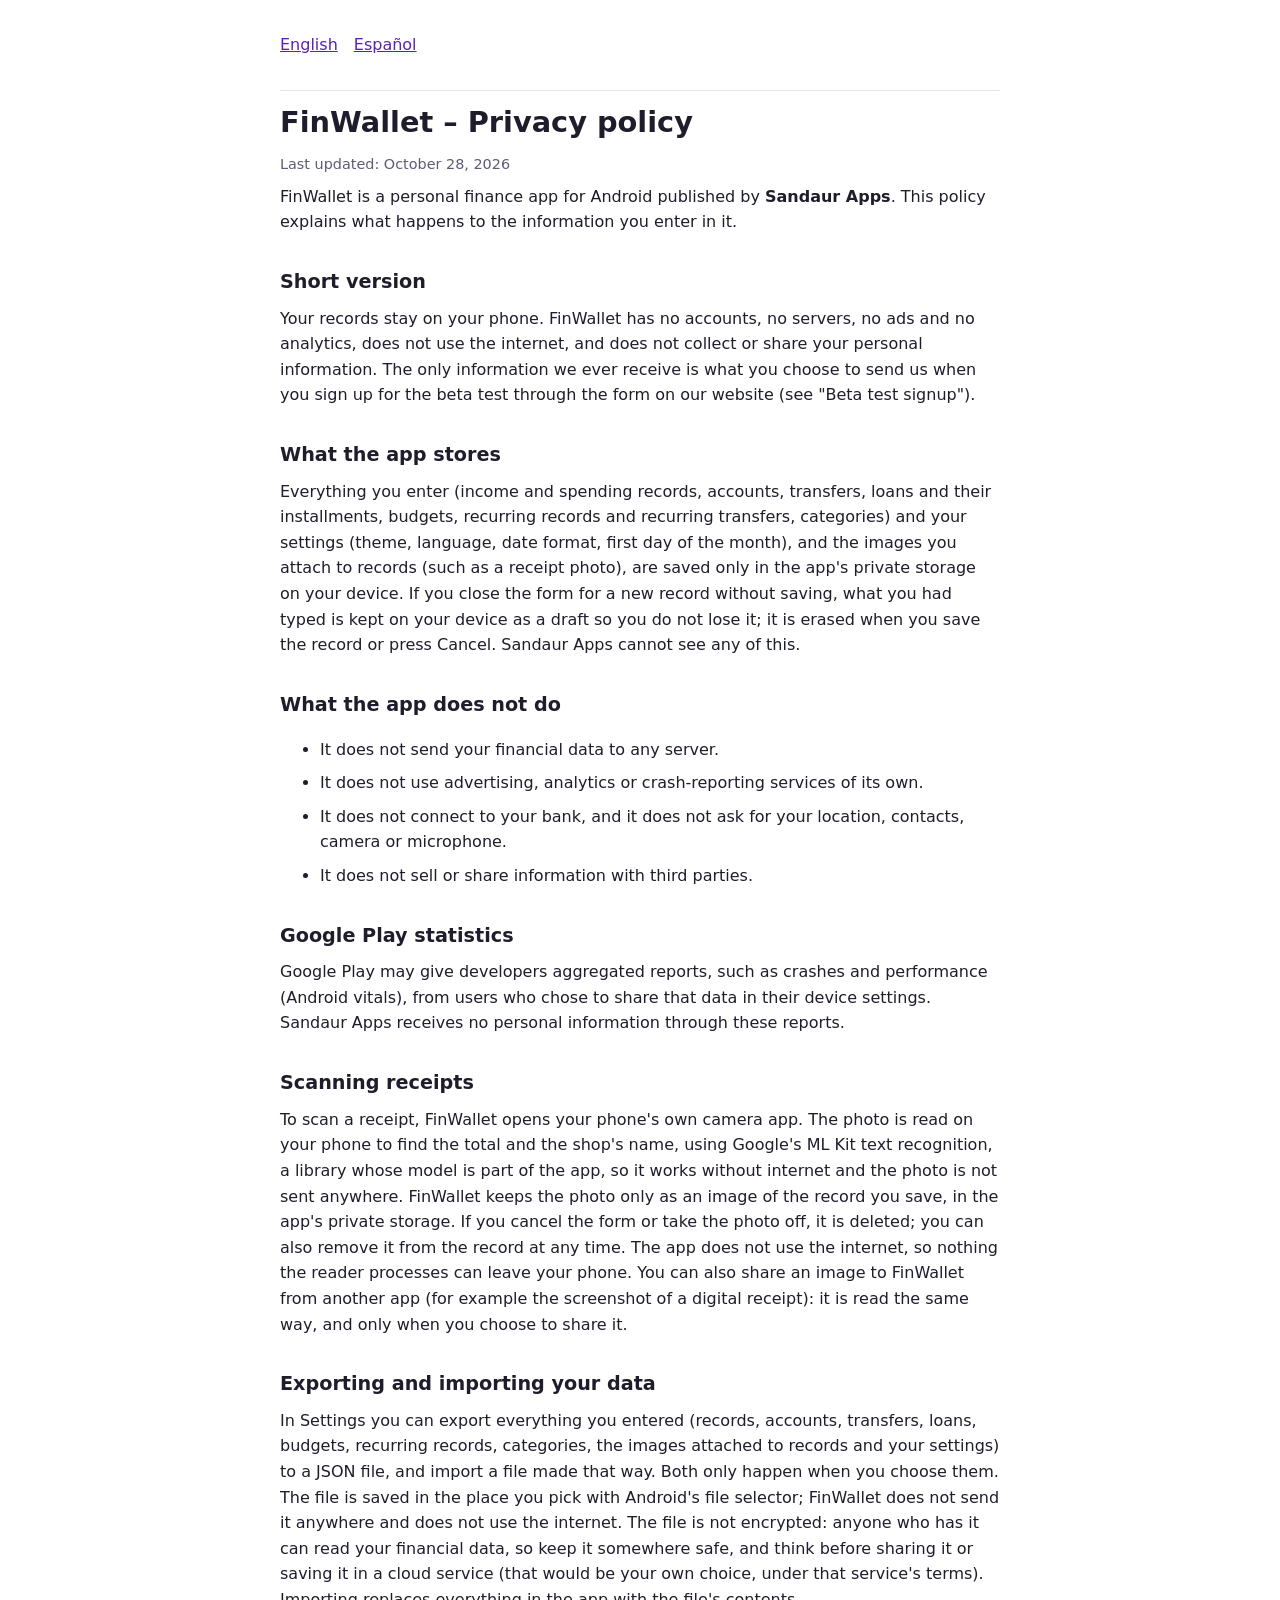
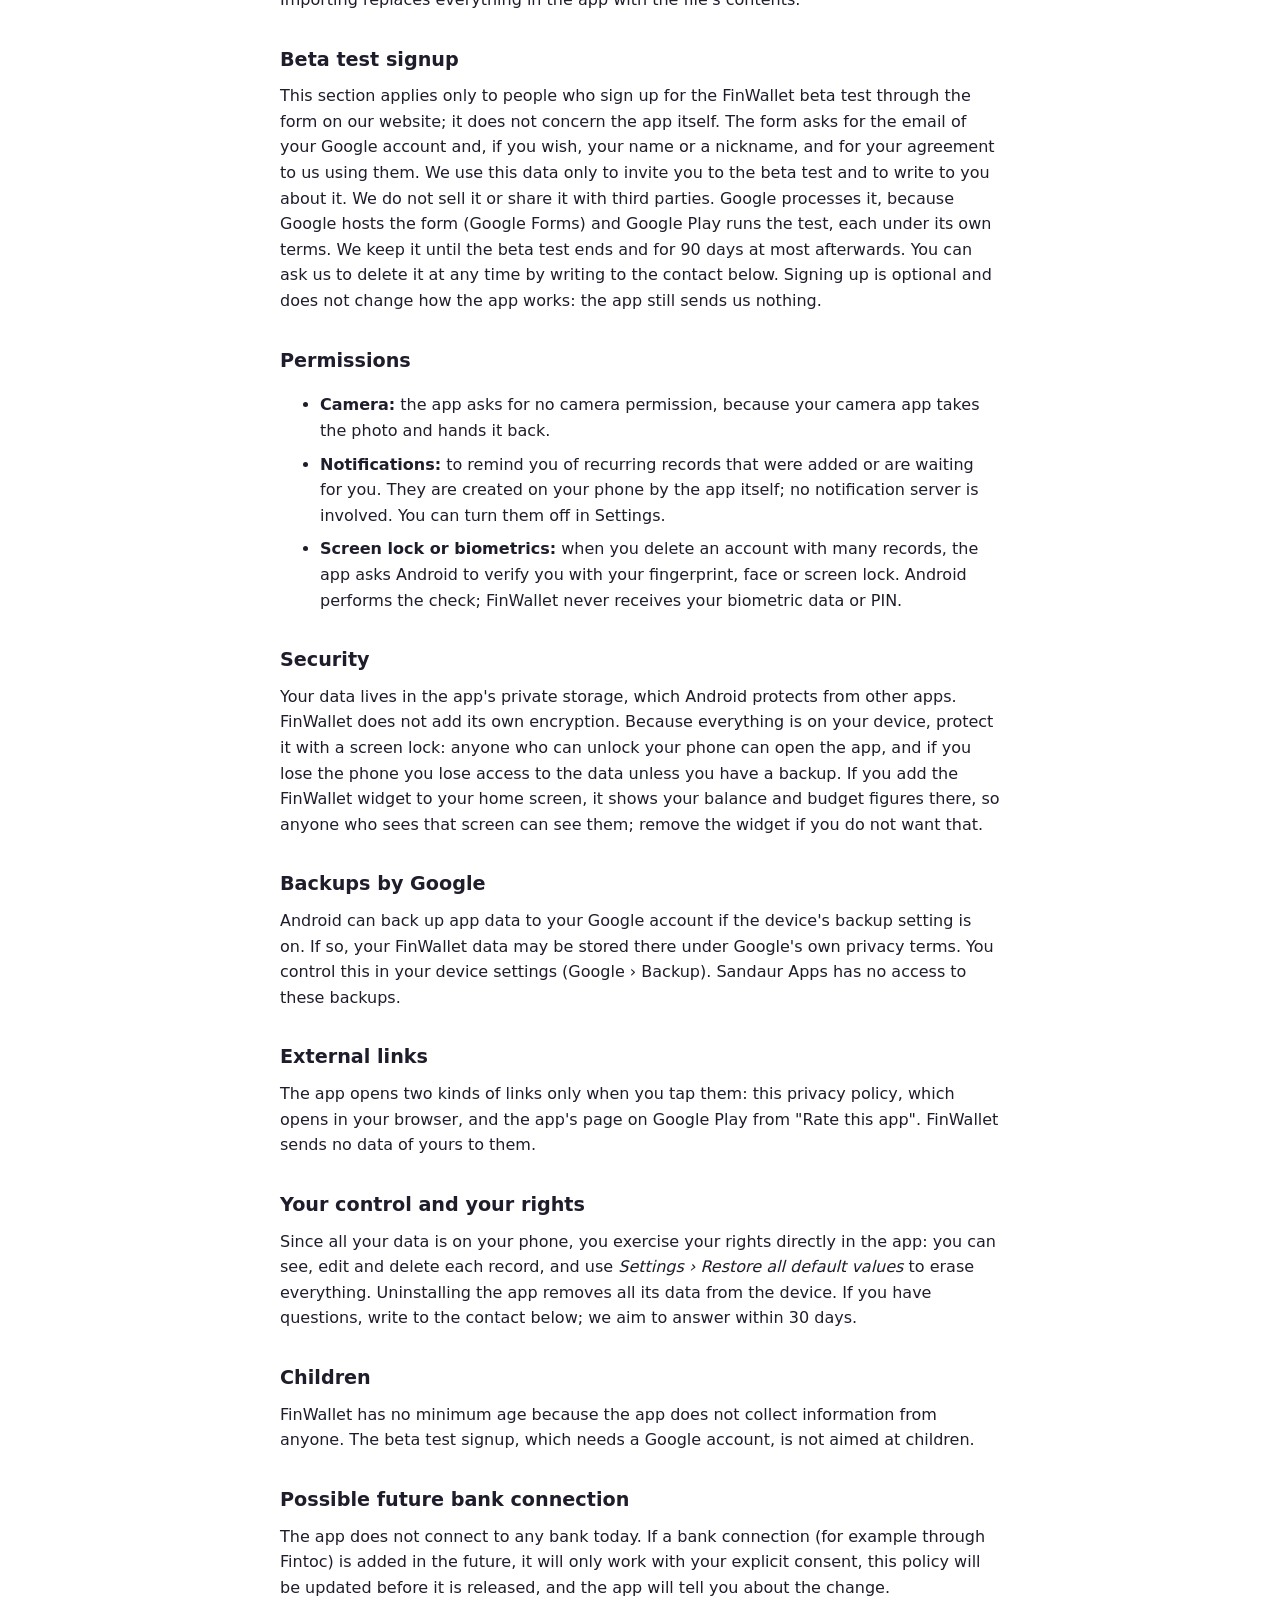
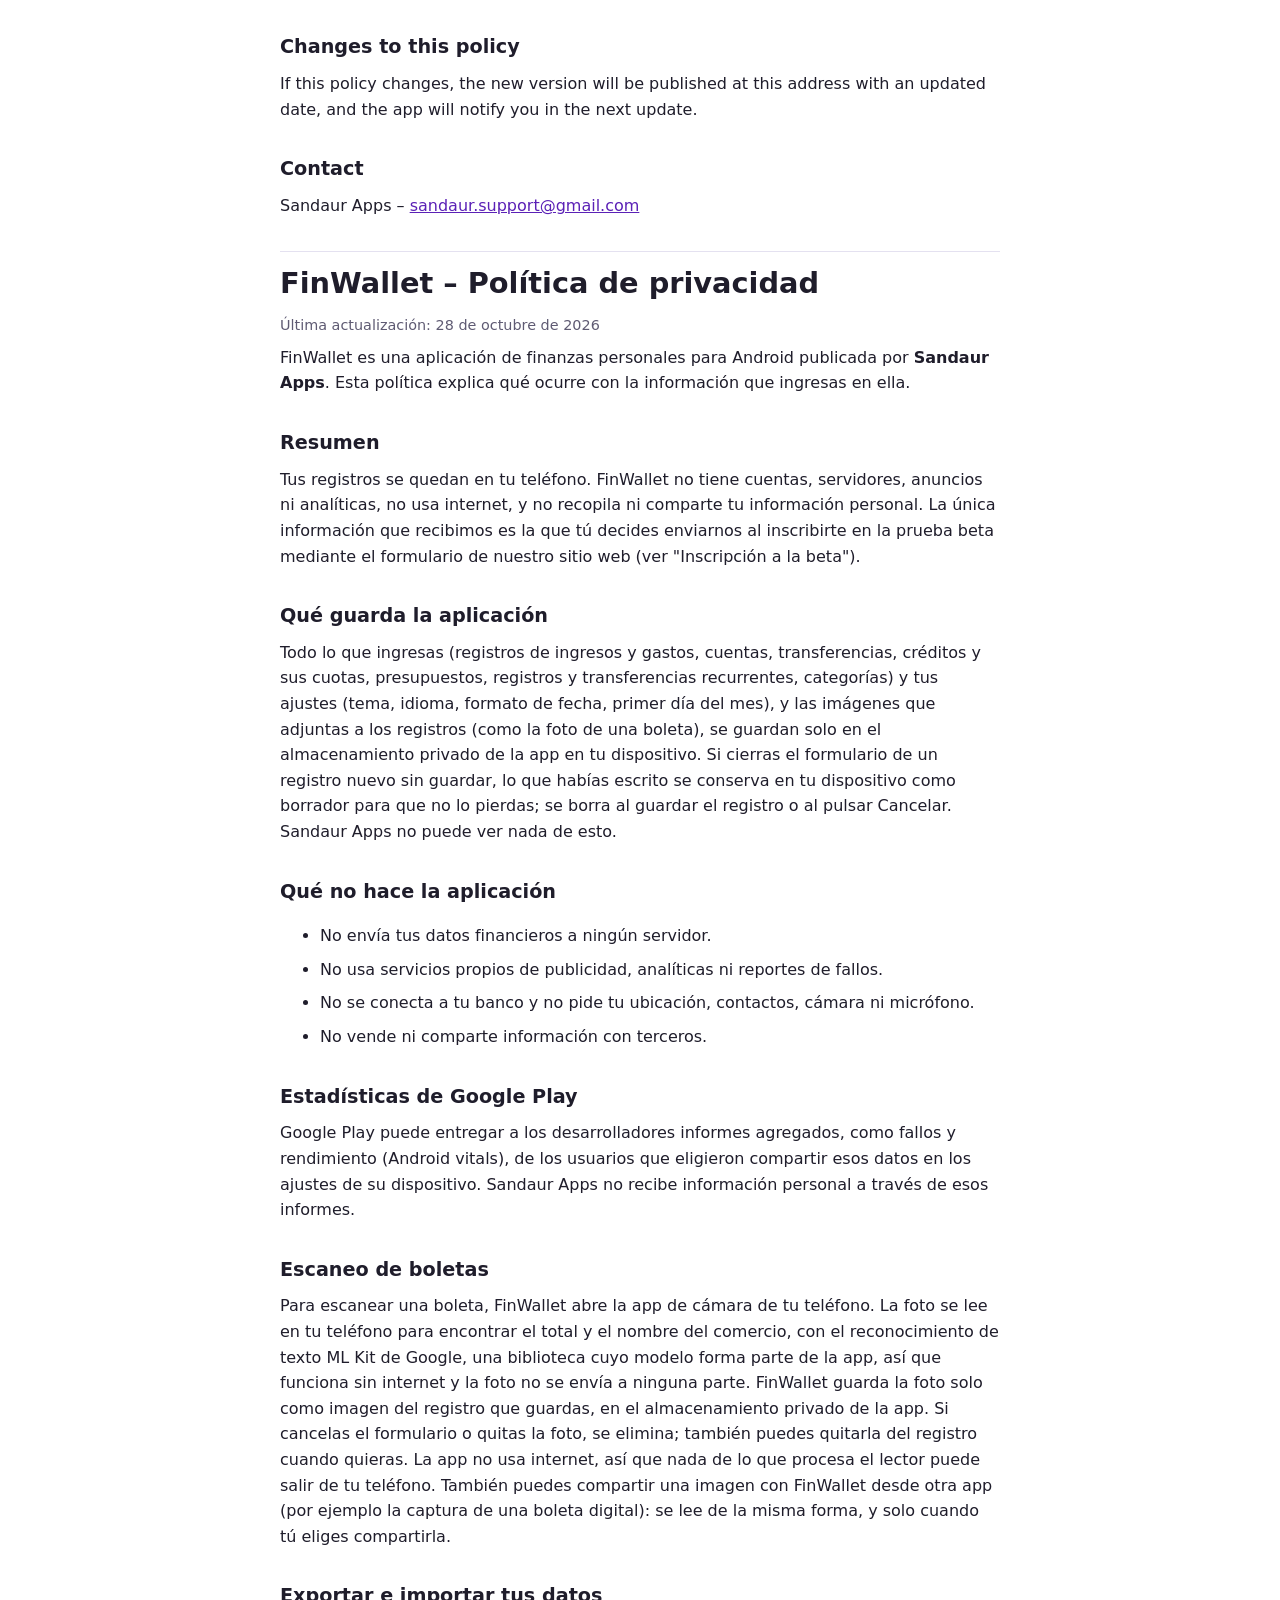
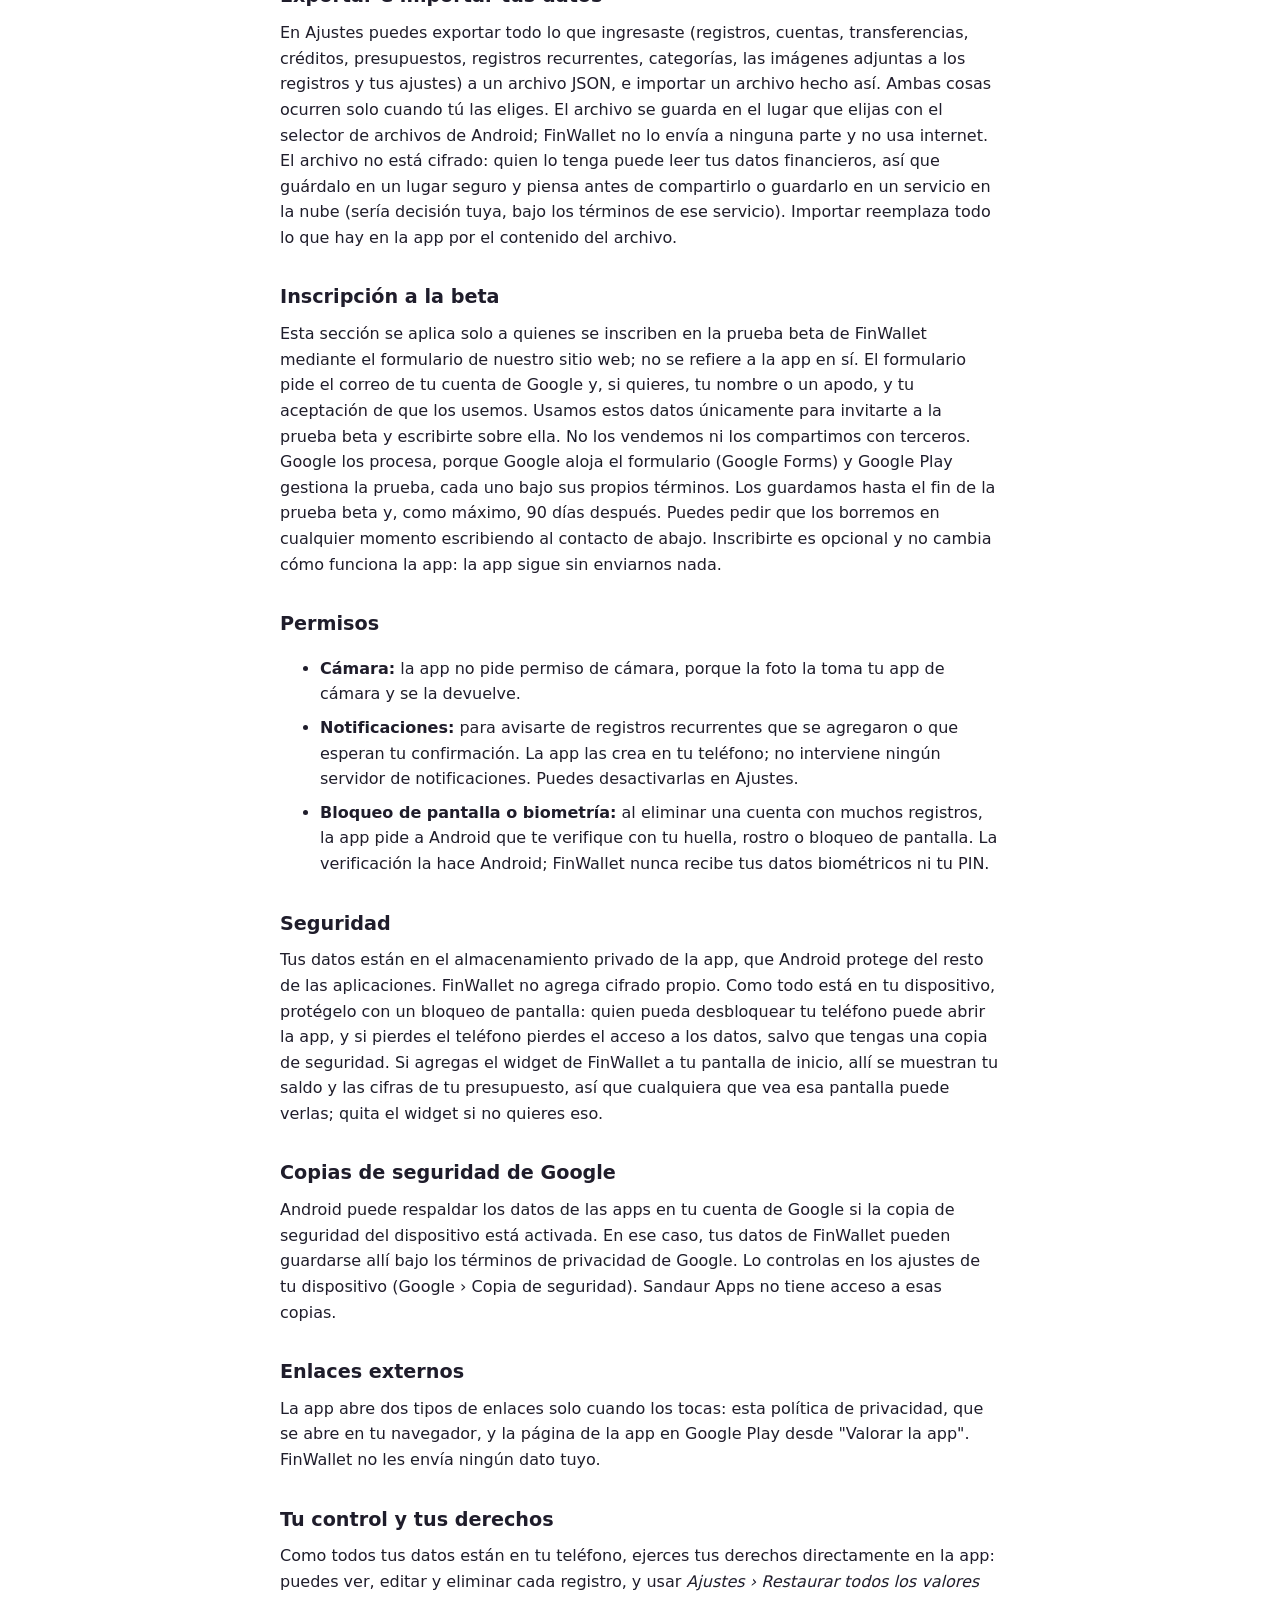
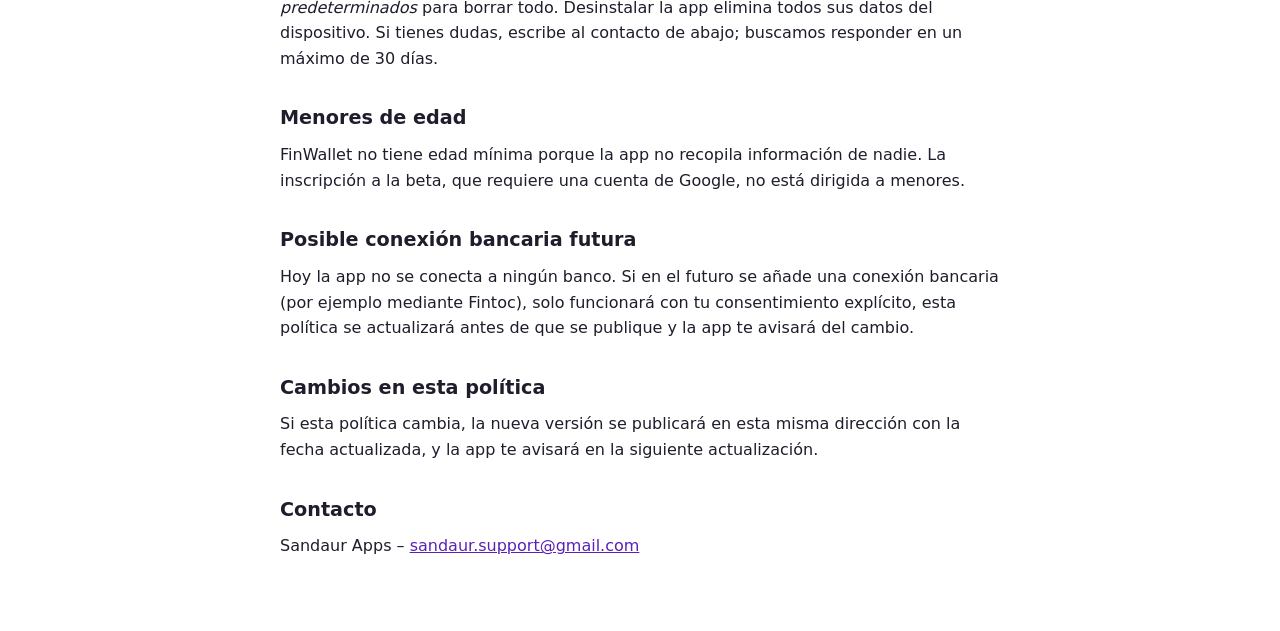
<file: index.html>
<!doctype html>
<html lang="en">
<head>
<meta charset="utf-8">
<meta name="viewport" content="width=device-width, initial-scale=1">
<title>FinWallet – Privacy policy / Política de privacidad</title>
<meta name="description" content="Privacy policy of FinWallet, a personal finance app for Android by Sandaur Apps. / Política de privacidad de FinWallet, app de finanzas personales para Android de Sandaur Apps.">
<style>
  :root { --bg:#ffffff; --fg:#1f1d2b; --muted:#5f5b73; --line:#e4e1f0; --accent:#5b21b6; }
  @media (prefers-color-scheme: dark) {
    :root { --bg:#121118; --fg:#eceaf6; --muted:#a8a3c0; --line:#2b2938; --accent:#b9a2ff; }
  }
  body { margin:0; background:var(--bg); color:var(--fg);
         font:16px/1.6 system-ui, -apple-system, "Segoe UI", Roboto, sans-serif; }
  main { max-width:720px; margin:0 auto; padding:32px 16px 64px; }
  h1 { font-size:1.8rem; margin:0 0 4px; }
  h2 { font-size:1.2rem; margin:32px 0 8px; }
  p, li { margin:8px 0; }
  .muted { color:var(--muted); font-size:.9rem; }
  nav a { color:var(--accent); margin-right:16px; }
  section { border-top:1px solid var(--line); margin-top:32px; padding-top:8px; }
  a { color:var(--accent); }
</style>
</head>
<body>
<main>
<nav><a href="#en">English</a><a href="#es">Español</a></nav>

<section id="en" lang="en">
  <h1>FinWallet – Privacy policy</h1>
  <p class="muted">Last updated: October 28, 2026</p>

  <p>FinWallet is a personal finance app for Android published by <strong>Sandaur Apps</strong>. This policy explains what happens to the information you enter in it.</p>

  <h2>Short version</h2>
  <p>Your records stay on your phone. FinWallet has no accounts, no servers, no ads and no analytics, does not use the internet, and does not collect or share your personal information. The only information we ever receive is what you choose to send us when you sign up for the beta test through the form on our website (see "Beta test signup").</p>

  <h2>What the app stores</h2>
  <p>Everything you enter (income and spending records, accounts, transfers, loans and their installments, budgets, recurring records and recurring transfers, categories) and your settings (theme, language, date format, first day of the month), and the images you attach to records (such as a receipt photo), are saved only in the app's private storage on your device. If you close the form for a new record without saving, what you had typed is kept on your device as a draft so you do not lose it; it is erased when you save the record or press Cancel. Sandaur Apps cannot see any of this.</p>

  <h2>What the app does not do</h2>
  <ul>
    <li>It does not send your financial data to any server.</li>
    <li>It does not use advertising, analytics or crash-reporting services of its own.</li>
    <li>It does not connect to your bank, and it does not ask for your location, contacts, camera or microphone.</li>
    <li>It does not sell or share information with third parties.</li>
  </ul>

  <h2>Google Play statistics</h2>
  <p>Google Play may give developers aggregated reports, such as crashes and performance (Android vitals), from users who chose to share that data in their device settings. Sandaur Apps receives no personal information through these reports.</p>

  <h2>Scanning receipts</h2>
  <p>To scan a receipt, FinWallet opens your phone's own camera app. The photo is read on your phone to find the total and the shop's name, using Google's ML Kit text recognition, a library whose model is part of the app, so it works without internet and the photo is not sent anywhere. FinWallet keeps the photo only as an image of the record you save, in the app's private storage. If you cancel the form or take the photo off, it is deleted; you can also remove it from the record at any time. The app does not use the internet, so nothing the reader processes can leave your phone. You can also share an image to FinWallet from another app (for example the screenshot of a digital receipt): it is read the same way, and only when you choose to share it.</p>

  <h2>Exporting and importing your data</h2>
  <p>In Settings you can export everything you entered (records, accounts, transfers, loans, budgets, recurring records, categories, the images attached to records and your settings) to a JSON file, and import a file made that way. Both only happen when you choose them. The file is saved in the place you pick with Android's file selector; FinWallet does not send it anywhere and does not use the internet. The file is not encrypted: anyone who has it can read your financial data, so keep it somewhere safe, and think before sharing it or saving it in a cloud service (that would be your own choice, under that service's terms). Importing replaces everything in the app with the file's contents.</p>

  <h2>Beta test signup</h2>
  <p>This section applies only to people who sign up for the FinWallet beta test through the form on our website; it does not concern the app itself. The form asks for the email of your Google account and, if you wish, your name or a nickname, and for your agreement to us using them. We use this data only to invite you to the beta test and to write to you about it. We do not sell it or share it with third parties. Google processes it, because Google hosts the form (Google Forms) and Google Play runs the test, each under its own terms. We keep it until the beta test ends and for 90 days at most afterwards. You can ask us to delete it at any time by writing to the contact below. Signing up is optional and does not change how the app works: the app still sends us nothing.</p>

  <h2>Permissions</h2>
  <ul>
    <li><strong>Camera:</strong> the app asks for no camera permission, because your camera app takes the photo and hands it back.</li>
    <li><strong>Notifications:</strong> to remind you of recurring records that were added or are waiting for you. They are created on your phone by the app itself; no notification server is involved. You can turn them off in Settings.</li>
    <li><strong>Screen lock or biometrics:</strong> when you delete an account with many records, the app asks Android to verify you with your fingerprint, face or screen lock. Android performs the check; FinWallet never receives your biometric data or PIN.</li>
  </ul>

  <h2>Security</h2>
  <p>Your data lives in the app's private storage, which Android protects from other apps. FinWallet does not add its own encryption. Because everything is on your device, protect it with a screen lock: anyone who can unlock your phone can open the app, and if you lose the phone you lose access to the data unless you have a backup. If you add the FinWallet widget to your home screen, it shows your balance and budget figures there, so anyone who sees that screen can see them; remove the widget if you do not want that.</p>

  <h2>Backups by Google</h2>
  <p>Android can back up app data to your Google account if the device's backup setting is on. If so, your FinWallet data may be stored there under Google's own privacy terms. You control this in your device settings (Google &rsaquo; Backup). Sandaur Apps has no access to these backups.</p>

  <h2>External links</h2>
  <p>The app opens two kinds of links only when you tap them: this privacy policy, which opens in your browser, and the app's page on Google Play from "Rate this app". FinWallet sends no data of yours to them.</p>

  <h2>Your control and your rights</h2>
  <p>Since all your data is on your phone, you exercise your rights directly in the app: you can see, edit and delete each record, and use <em>Settings &rsaquo; Restore all default values</em> to erase everything. Uninstalling the app removes all its data from the device. If you have questions, write to the contact below; we aim to answer within 30 days.</p>

  <h2>Children</h2>
  <p>FinWallet has no minimum age because the app does not collect information from anyone. The beta test signup, which needs a Google account, is not aimed at children.</p>

  <h2>Possible future bank connection</h2>
  <p>The app does not connect to any bank today. If a bank connection (for example through Fintoc) is added in the future, it will only work with your explicit consent, this policy will be updated before it is released, and the app will tell you about the change.</p>

  <h2>Changes to this policy</h2>
  <p>If this policy changes, the new version will be published at this address with an updated date, and the app will notify you in the next update.</p>

  <h2>Contact</h2>
  <p>Sandaur Apps – <a href="mailto:sandaur.support@gmail.com">sandaur.support@gmail.com</a></p>
</section>

<section id="es" lang="es">
  <h1>FinWallet – Política de privacidad</h1>
  <p class="muted">Última actualización: 28 de octubre de 2026</p>

  <p>FinWallet es una aplicación de finanzas personales para Android publicada por <strong>Sandaur Apps</strong>. Esta política explica qué ocurre con la información que ingresas en ella.</p>

  <h2>Resumen</h2>
  <p>Tus registros se quedan en tu teléfono. FinWallet no tiene cuentas, servidores, anuncios ni analíticas, no usa internet, y no recopila ni comparte tu información personal. La única información que recibimos es la que tú decides enviarnos al inscribirte en la prueba beta mediante el formulario de nuestro sitio web (ver "Inscripción a la beta").</p>

  <h2>Qué guarda la aplicación</h2>
  <p>Todo lo que ingresas (registros de ingresos y gastos, cuentas, transferencias, créditos y sus cuotas, presupuestos, registros y transferencias recurrentes, categorías) y tus ajustes (tema, idioma, formato de fecha, primer día del mes), y las imágenes que adjuntas a los registros (como la foto de una boleta), se guardan solo en el almacenamiento privado de la app en tu dispositivo. Si cierras el formulario de un registro nuevo sin guardar, lo que habías escrito se conserva en tu dispositivo como borrador para que no lo pierdas; se borra al guardar el registro o al pulsar Cancelar. Sandaur Apps no puede ver nada de esto.</p>

  <h2>Qué no hace la aplicación</h2>
  <ul>
    <li>No envía tus datos financieros a ningún servidor.</li>
    <li>No usa servicios propios de publicidad, analíticas ni reportes de fallos.</li>
    <li>No se conecta a tu banco y no pide tu ubicación, contactos, cámara ni micrófono.</li>
    <li>No vende ni comparte información con terceros.</li>
  </ul>

  <h2>Estadísticas de Google Play</h2>
  <p>Google Play puede entregar a los desarrolladores informes agregados, como fallos y rendimiento (Android vitals), de los usuarios que eligieron compartir esos datos en los ajustes de su dispositivo. Sandaur Apps no recibe información personal a través de esos informes.</p>

  <h2>Escaneo de boletas</h2>
  <p>Para escanear una boleta, FinWallet abre la app de cámara de tu teléfono. La foto se lee en tu teléfono para encontrar el total y el nombre del comercio, con el reconocimiento de texto ML Kit de Google, una biblioteca cuyo modelo forma parte de la app, así que funciona sin internet y la foto no se envía a ninguna parte. FinWallet guarda la foto solo como imagen del registro que guardas, en el almacenamiento privado de la app. Si cancelas el formulario o quitas la foto, se elimina; también puedes quitarla del registro cuando quieras. La app no usa internet, así que nada de lo que procesa el lector puede salir de tu teléfono. También puedes compartir una imagen con FinWallet desde otra app (por ejemplo la captura de una boleta digital): se lee de la misma forma, y solo cuando tú eliges compartirla.</p>

  <h2>Exportar e importar tus datos</h2>
  <p>En Ajustes puedes exportar todo lo que ingresaste (registros, cuentas, transferencias, créditos, presupuestos, registros recurrentes, categorías, las imágenes adjuntas a los registros y tus ajustes) a un archivo JSON, e importar un archivo hecho así. Ambas cosas ocurren solo cuando tú las eliges. El archivo se guarda en el lugar que elijas con el selector de archivos de Android; FinWallet no lo envía a ninguna parte y no usa internet. El archivo no está cifrado: quien lo tenga puede leer tus datos financieros, así que guárdalo en un lugar seguro y piensa antes de compartirlo o guardarlo en un servicio en la nube (sería decisión tuya, bajo los términos de ese servicio). Importar reemplaza todo lo que hay en la app por el contenido del archivo.</p>

  <h2>Inscripción a la beta</h2>
  <p>Esta sección se aplica solo a quienes se inscriben en la prueba beta de FinWallet mediante el formulario de nuestro sitio web; no se refiere a la app en sí. El formulario pide el correo de tu cuenta de Google y, si quieres, tu nombre o un apodo, y tu aceptación de que los usemos. Usamos estos datos únicamente para invitarte a la prueba beta y escribirte sobre ella. No los vendemos ni los compartimos con terceros. Google los procesa, porque Google aloja el formulario (Google Forms) y Google Play gestiona la prueba, cada uno bajo sus propios términos. Los guardamos hasta el fin de la prueba beta y, como máximo, 90 días después. Puedes pedir que los borremos en cualquier momento escribiendo al contacto de abajo. Inscribirte es opcional y no cambia cómo funciona la app: la app sigue sin enviarnos nada.</p>

  <h2>Permisos</h2>
  <ul>
    <li><strong>Cámara:</strong> la app no pide permiso de cámara, porque la foto la toma tu app de cámara y se la devuelve.</li>
    <li><strong>Notificaciones:</strong> para avisarte de registros recurrentes que se agregaron o que esperan tu confirmación. La app las crea en tu teléfono; no interviene ningún servidor de notificaciones. Puedes desactivarlas en Ajustes.</li>
    <li><strong>Bloqueo de pantalla o biometría:</strong> al eliminar una cuenta con muchos registros, la app pide a Android que te verifique con tu huella, rostro o bloqueo de pantalla. La verificación la hace Android; FinWallet nunca recibe tus datos biométricos ni tu PIN.</li>
  </ul>

  <h2>Seguridad</h2>
  <p>Tus datos están en el almacenamiento privado de la app, que Android protege del resto de las aplicaciones. FinWallet no agrega cifrado propio. Como todo está en tu dispositivo, protégelo con un bloqueo de pantalla: quien pueda desbloquear tu teléfono puede abrir la app, y si pierdes el teléfono pierdes el acceso a los datos, salvo que tengas una copia de seguridad. Si agregas el widget de FinWallet a tu pantalla de inicio, allí se muestran tu saldo y las cifras de tu presupuesto, así que cualquiera que vea esa pantalla puede verlas; quita el widget si no quieres eso.</p>

  <h2>Copias de seguridad de Google</h2>
  <p>Android puede respaldar los datos de las apps en tu cuenta de Google si la copia de seguridad del dispositivo está activada. En ese caso, tus datos de FinWallet pueden guardarse allí bajo los términos de privacidad de Google. Lo controlas en los ajustes de tu dispositivo (Google &rsaquo; Copia de seguridad). Sandaur Apps no tiene acceso a esas copias.</p>

  <h2>Enlaces externos</h2>
  <p>La app abre dos tipos de enlaces solo cuando los tocas: esta política de privacidad, que se abre en tu navegador, y la página de la app en Google Play desde "Valorar la app". FinWallet no les envía ningún dato tuyo.</p>

  <h2>Tu control y tus derechos</h2>
  <p>Como todos tus datos están en tu teléfono, ejerces tus derechos directamente en la app: puedes ver, editar y eliminar cada registro, y usar <em>Ajustes &rsaquo; Restaurar todos los valores predeterminados</em> para borrar todo. Desinstalar la app elimina todos sus datos del dispositivo. Si tienes dudas, escribe al contacto de abajo; buscamos responder en un máximo de 30 días.</p>

  <h2>Menores de edad</h2>
  <p>FinWallet no tiene edad mínima porque la app no recopila información de nadie. La inscripción a la beta, que requiere una cuenta de Google, no está dirigida a menores.</p>

  <h2>Posible conexión bancaria futura</h2>
  <p>Hoy la app no se conecta a ningún banco. Si en el futuro se añade una conexión bancaria (por ejemplo mediante Fintoc), solo funcionará con tu consentimiento explícito, esta política se actualizará antes de que se publique y la app te avisará del cambio.</p>

  <h2>Cambios en esta política</h2>
  <p>Si esta política cambia, la nueva versión se publicará en esta misma dirección con la fecha actualizada, y la app te avisará en la siguiente actualización.</p>

  <h2>Contacto</h2>
  <p>Sandaur Apps – <a href="mailto:sandaur.support@gmail.com">sandaur.support@gmail.com</a></p>
</section>
</main>
</body>
</html>
</file>
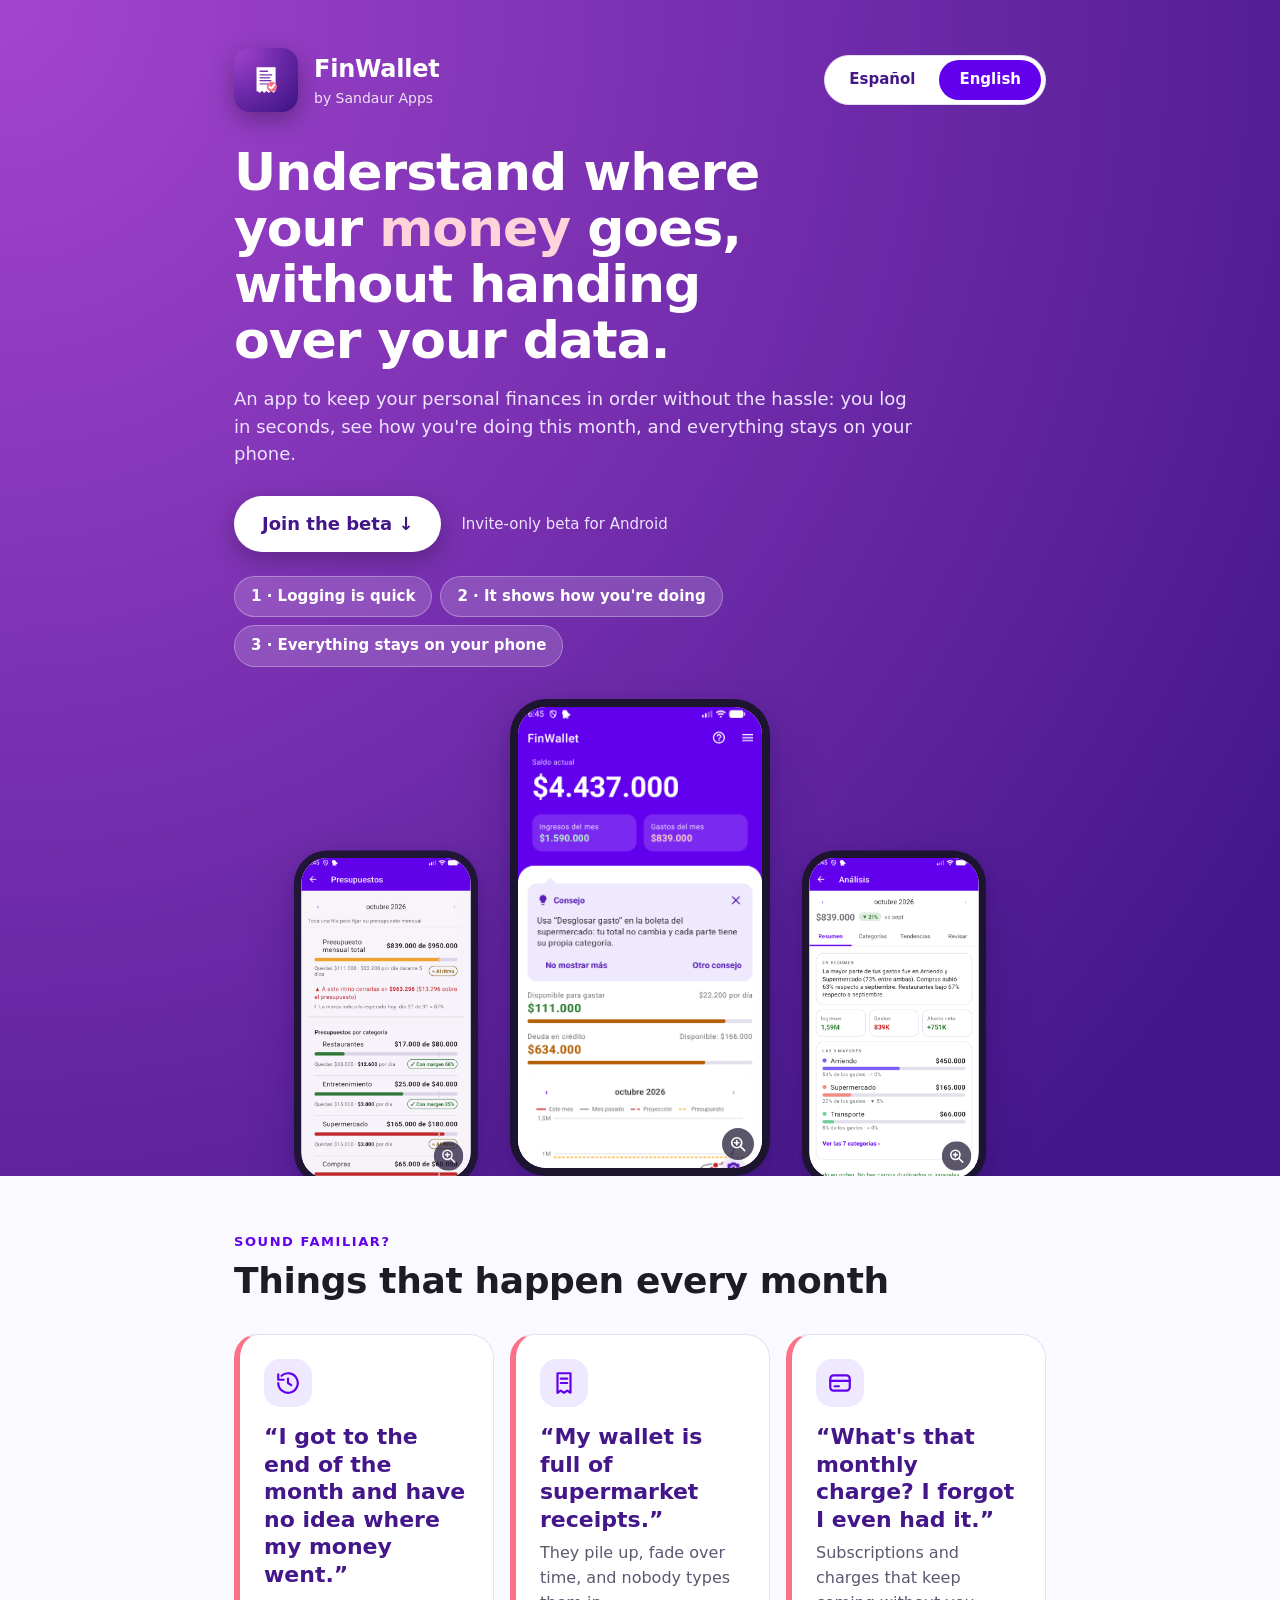
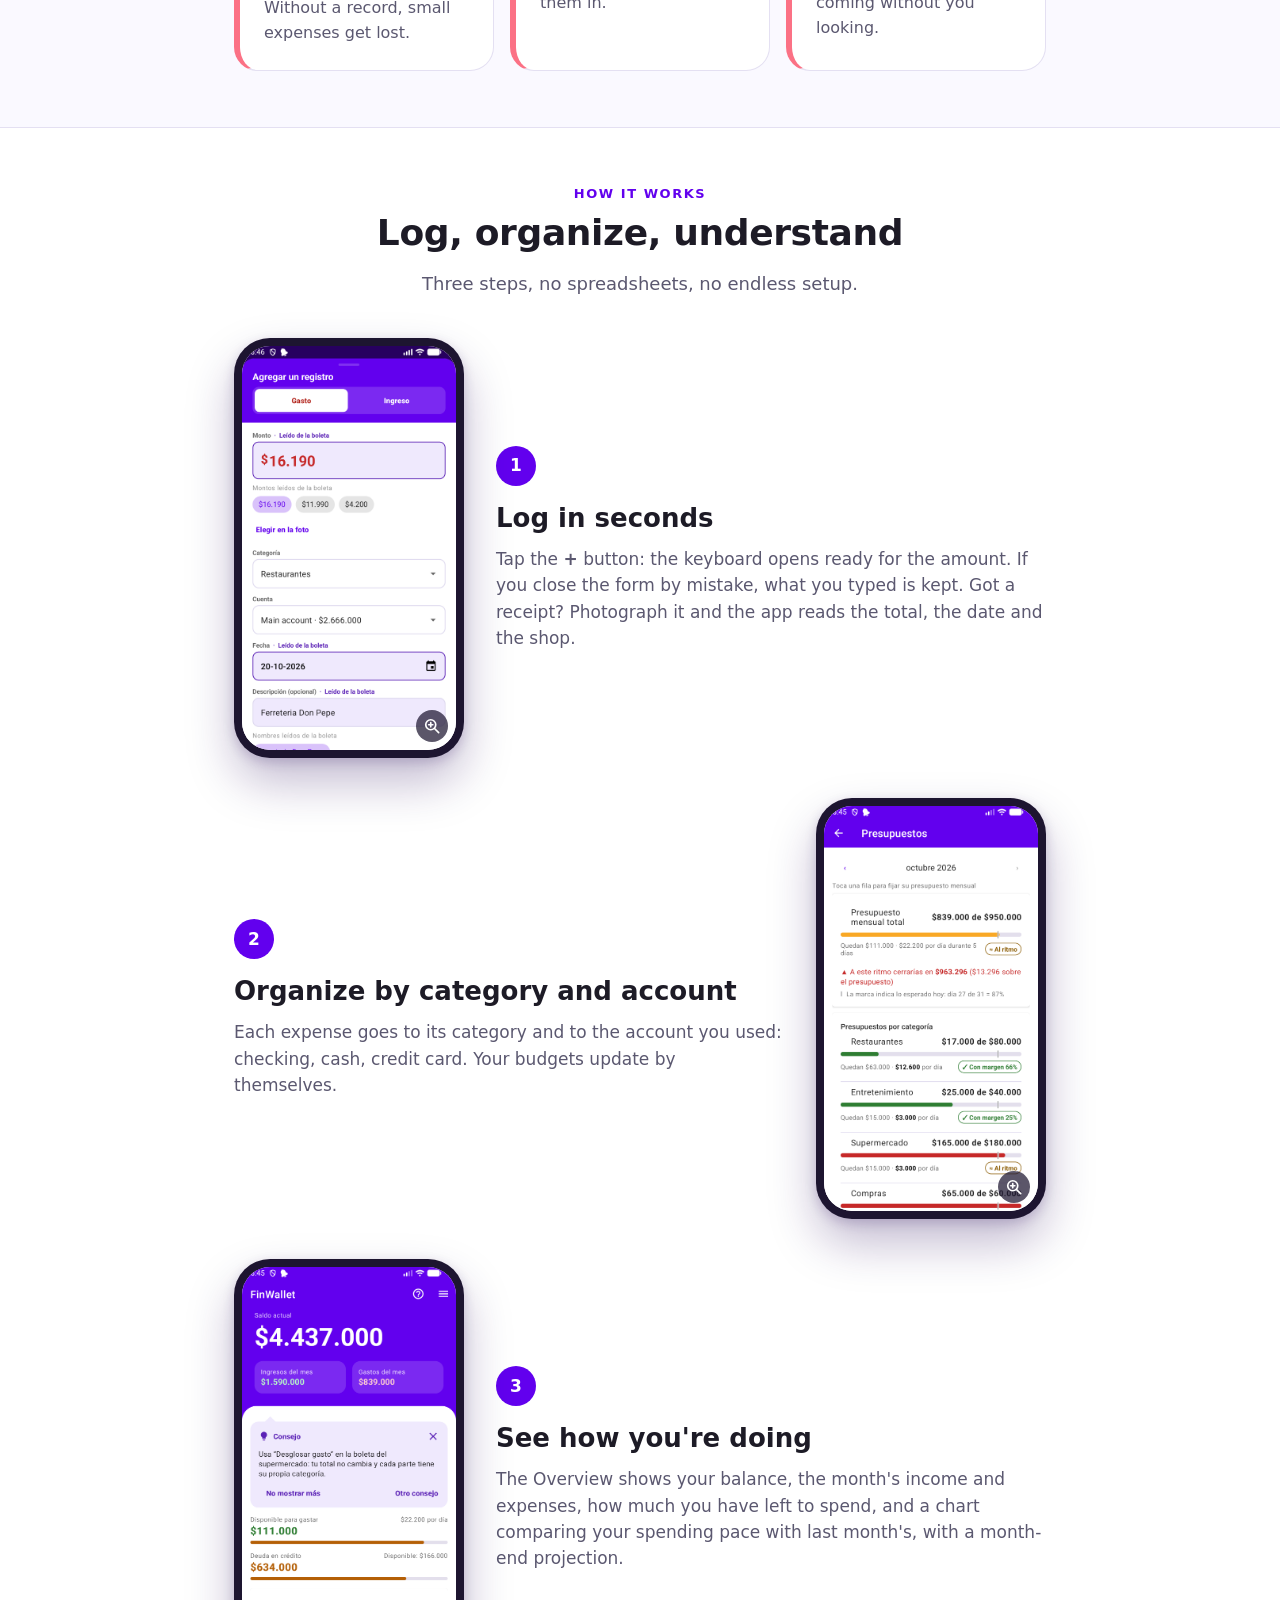
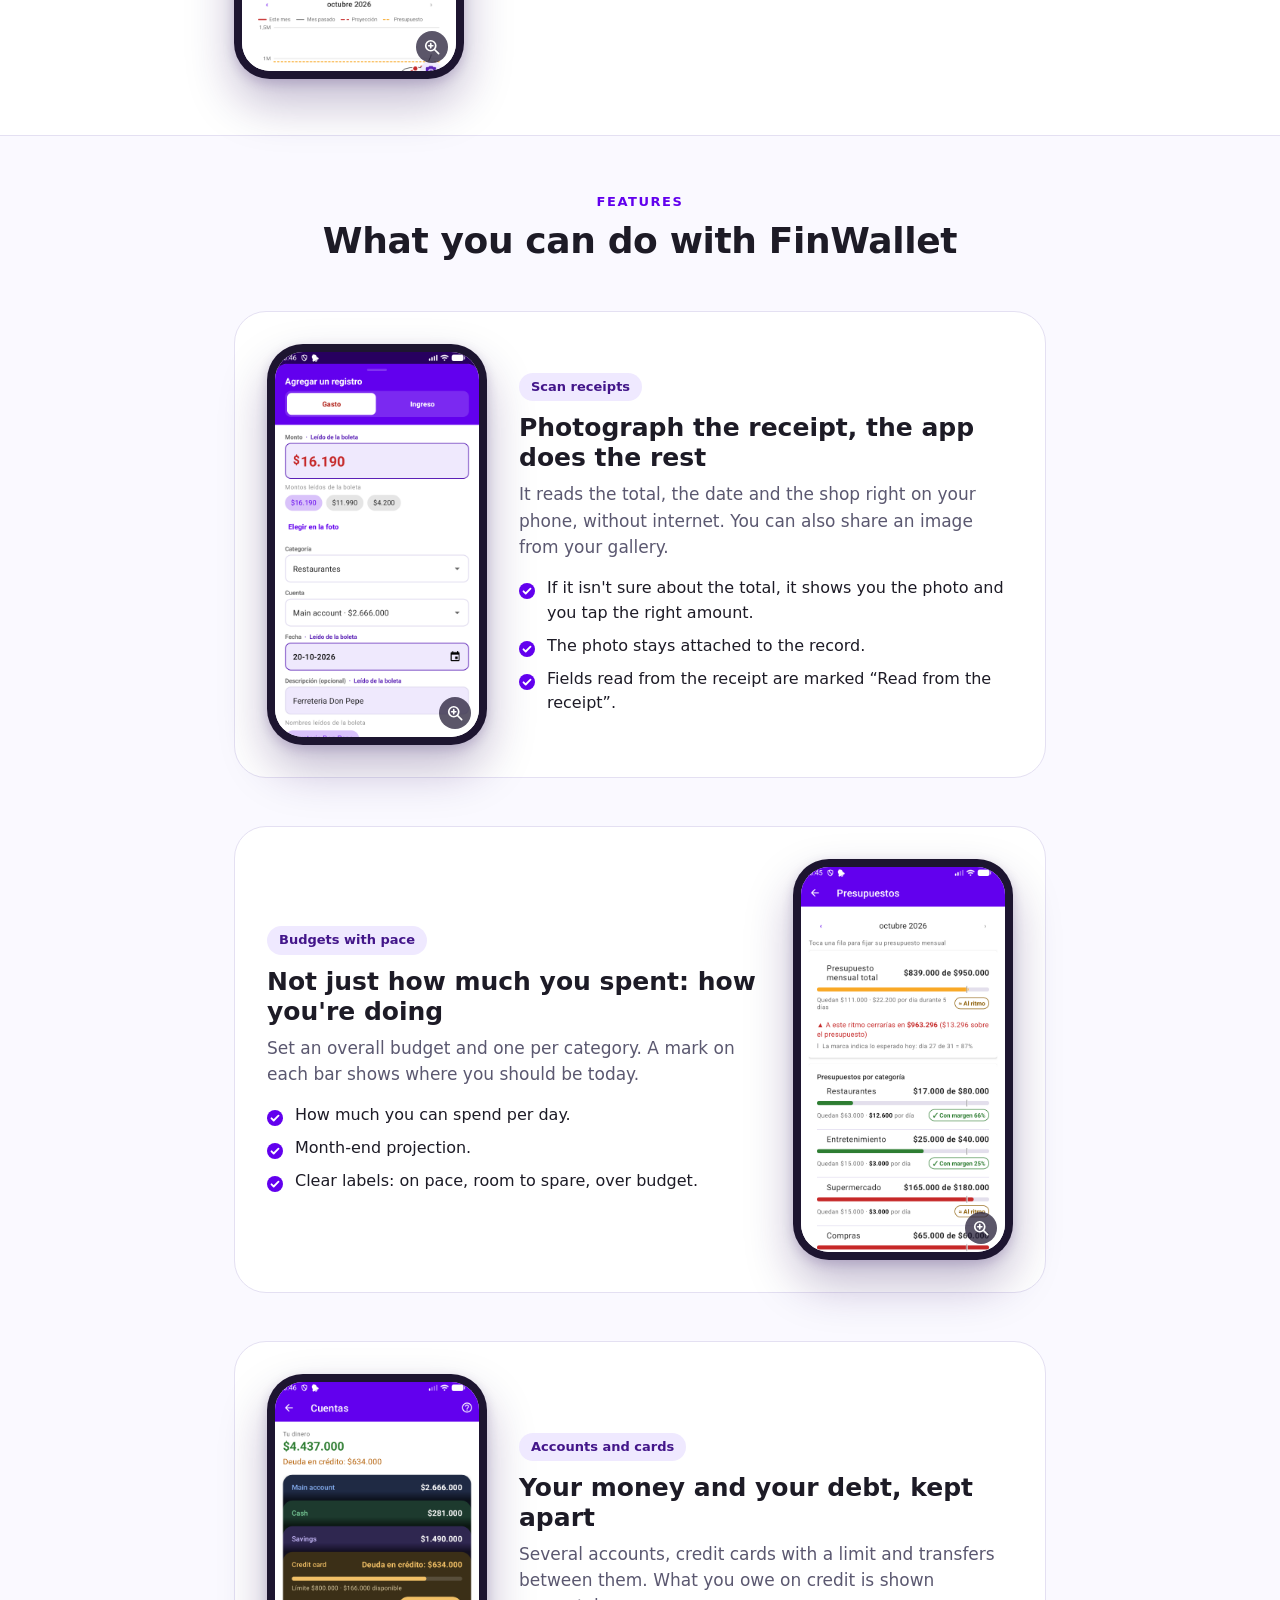
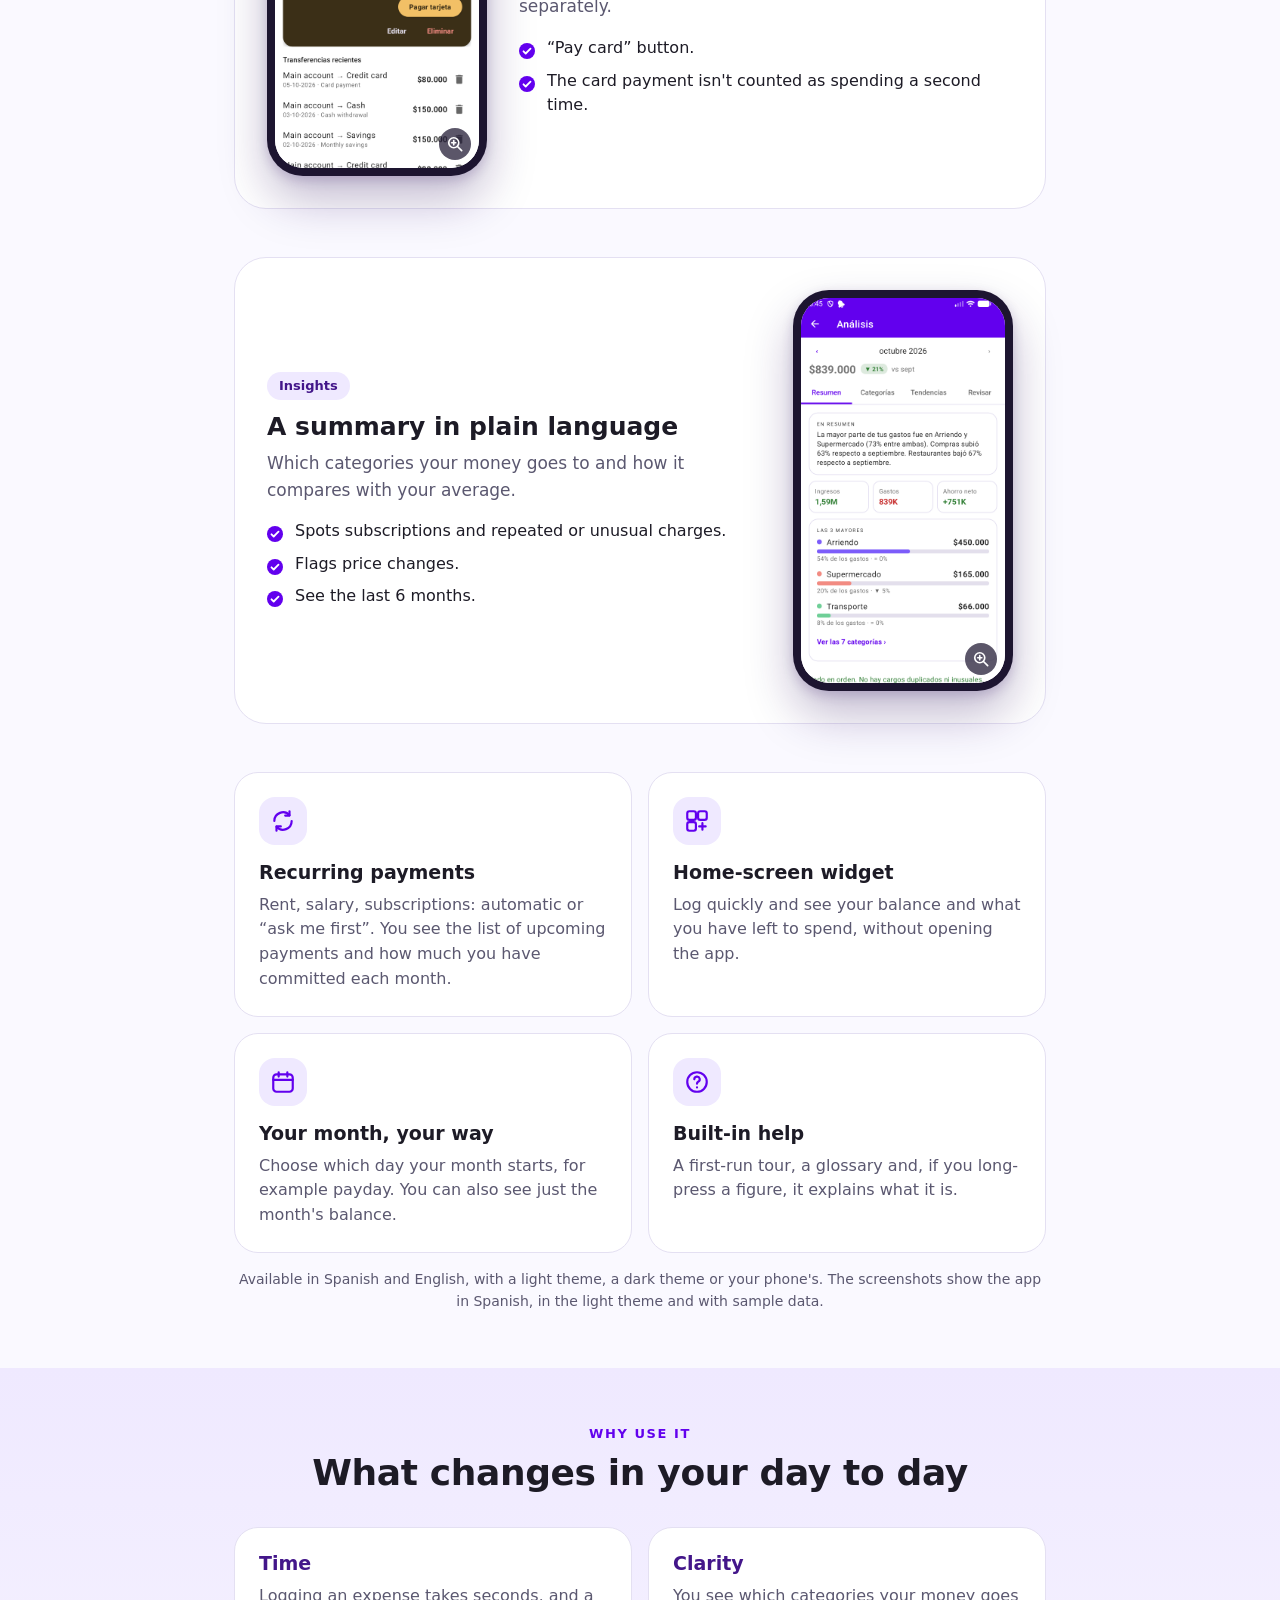
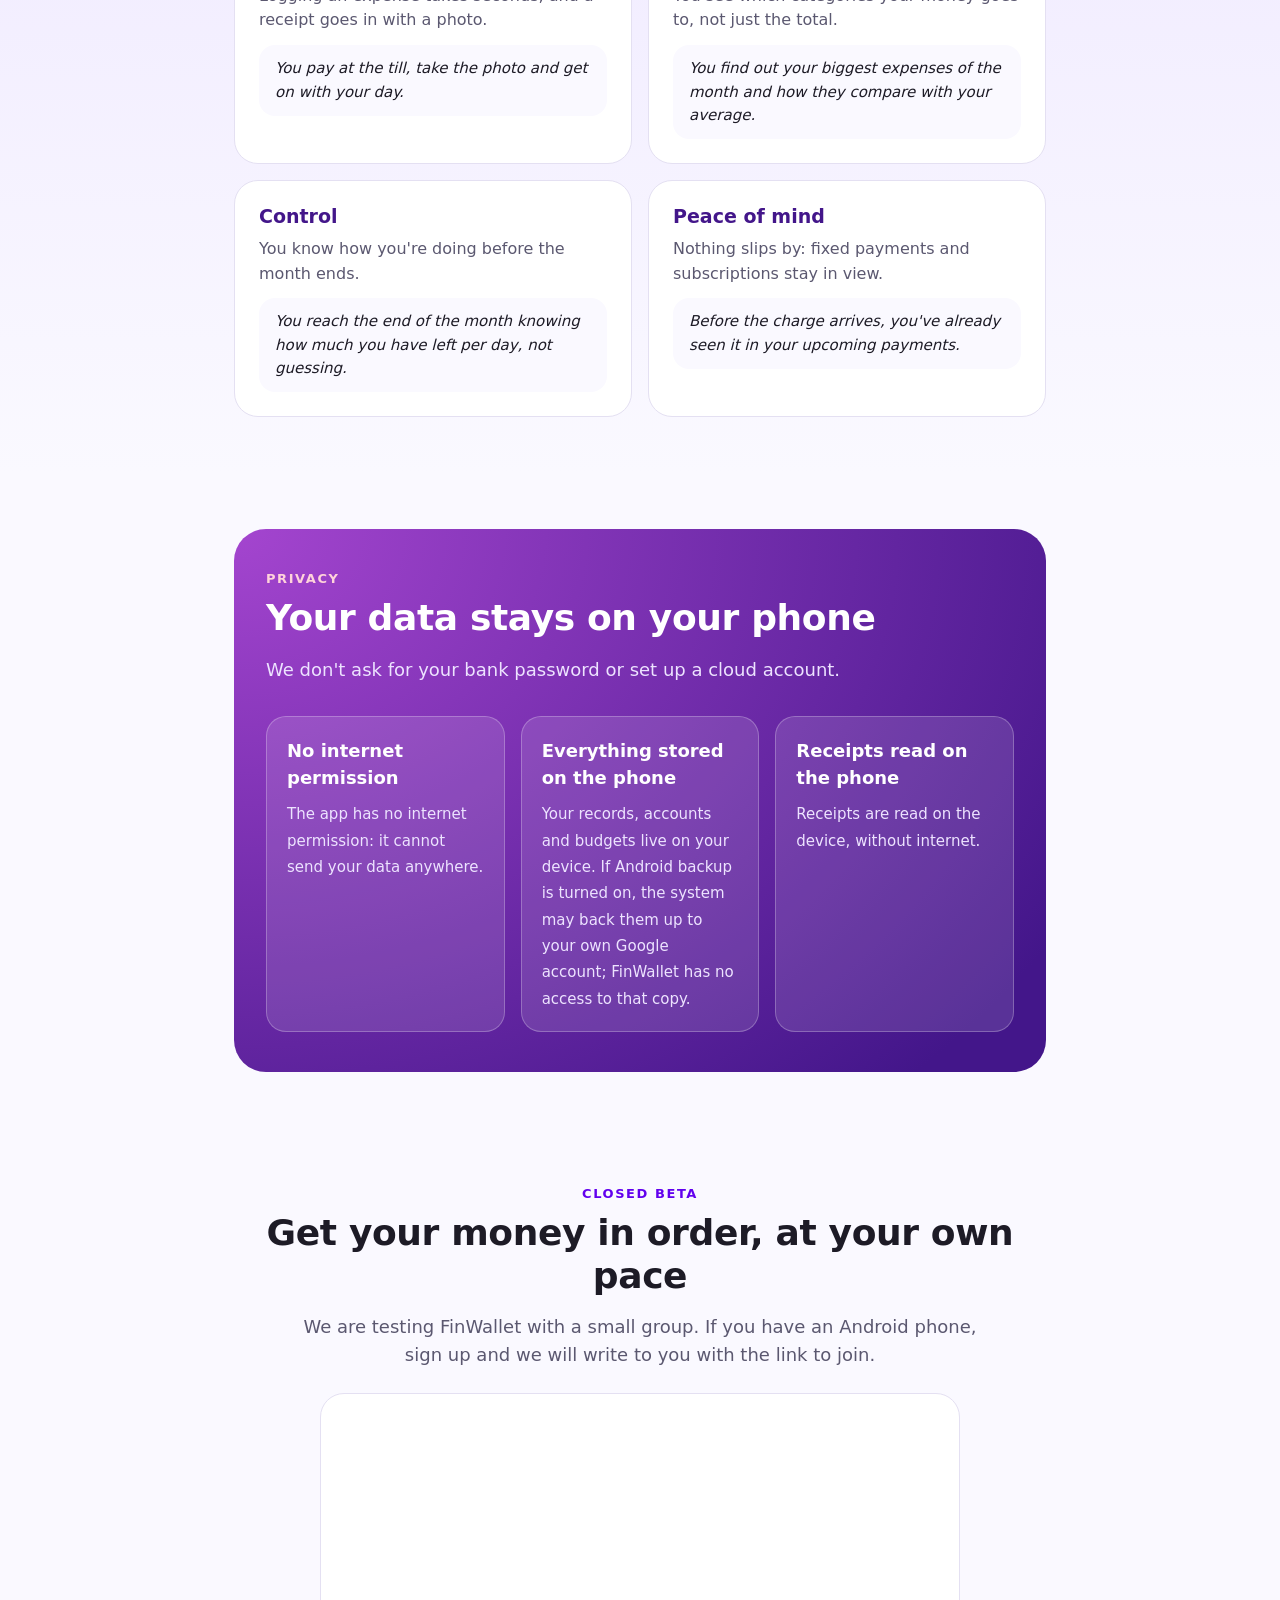
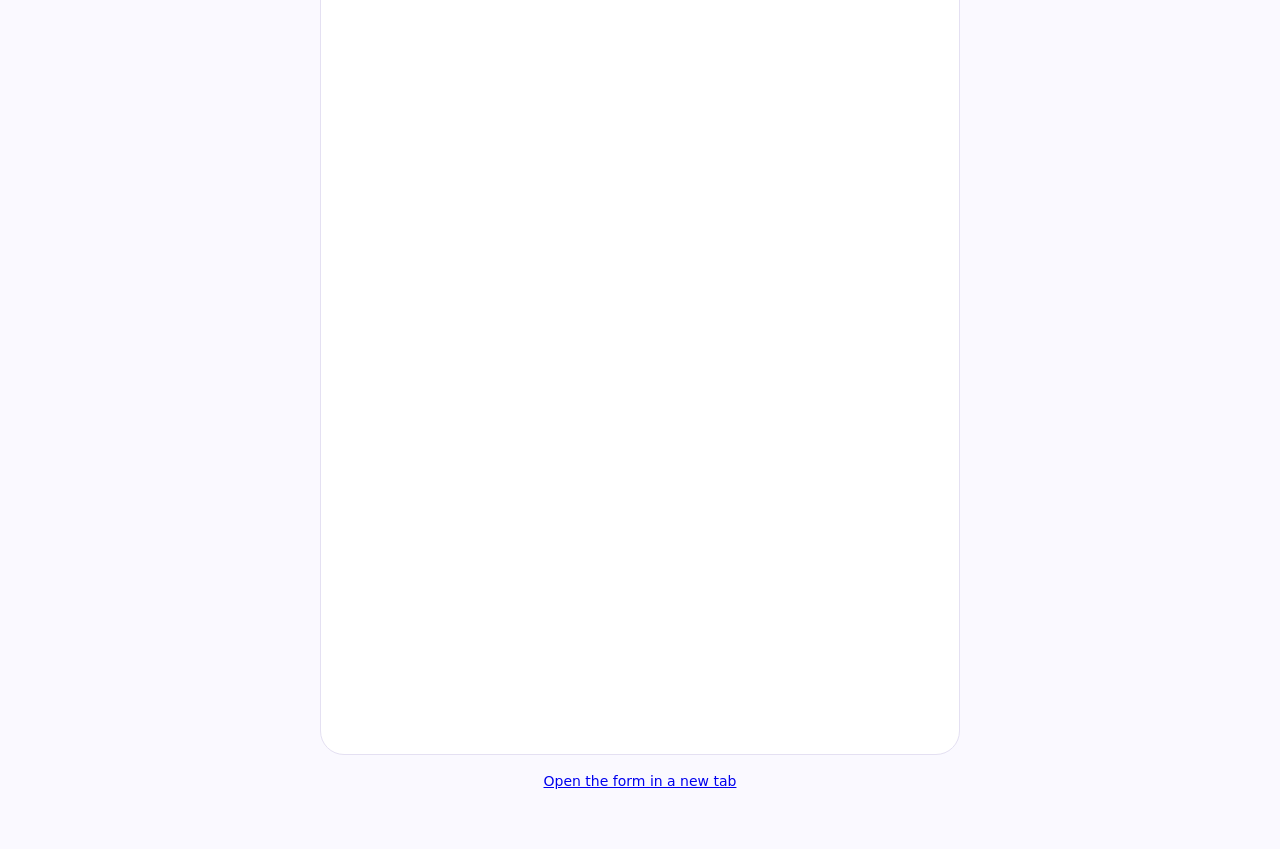
<file: preview.html>
<!DOCTYPE html>
<html lang="es-CL">
<head>
<meta charset="utf-8">
<meta name="viewport" content="width=device-width,initial-scale=1">
<title>FinWallet: entiende a dónde se va tu plata, sin entregar tus datos</title>
<meta name="description" content="Infografía de FinWallet: registra rápido, sabe cómo vas en el mes y mantén todos tus datos en tu teléfono.">
<link rel="stylesheet" href="preview-assets/styles.css">
<script>document.documentElement.classList.add('js')</script>
<meta name="robots" content="noindex">
</head>
<body>

<header class="hero">
  <div class="wrap">
    <div class="toprow">
      <div class="brand">
        <img src="preview-assets/pantallas/icono.png" alt="Ícono de FinWallet: una boleta con una insignia de verificación sobre fondo morado" width="64" height="64">
        <div><b>FinWallet</b><span>por Sandaur Apps</span></div>
      </div>
      <div class="lang" role="group" aria-label="Idioma de la página / Page language">
        <button type="button" data-lang="es" aria-pressed="true">Español</button>
        <button type="button" data-lang="en" aria-pressed="false">English</button>
      </div>
    </div>
    <h1>Entiende a dónde se va tu <em>plata</em>, sin entregar tus datos.</h1>
    <p class="lead">Una app para ordenar tus finanzas personales sin complicarte: registras en segundos, ves cómo vas en el mes y todo se queda en tu teléfono.</p>
    <div class="hero-cta">
      <a class="cta-btn" href="#beta">Inscríbete en la beta</a>
      <span>Beta por invitación para Android</span>
    </div>
    <div class="pills" role="list">
      <span class="pill" role="listitem">1 · Registrar es rápido</span>
      <span class="pill" role="listitem">2 · Te dice cómo vas</span>
      <span class="pill" role="listitem">3 · Todo queda en tu teléfono</span>
    </div>
    <div class="hero-phones">
      <div class="phone"><div class="screen"><img src="preview-assets/pantallas/02-presupuestos.png" alt="Pantalla Presupuestos de FinWallet con barras por categoría y etiquetas como Al ritmo y Con margen"></div></div>
      <div class="phone main"><div class="screen"><img src="preview-assets/pantallas/01-resumen.png" alt="Pantalla Resumen de FinWallet: saldo, ingresos y gastos del mes, y gráfico del ritmo de gasto"></div></div>
      <div class="phone"><div class="screen"><img src="preview-assets/pantallas/03-analisis.png" alt="Pantalla Análisis de FinWallet con un resumen en lenguaje simple y las categorías más grandes"></div></div>
    </div>
  </div>
</header>

<main>
<section class="sound">
  <div class="wrap">
    <p class="eyebrow rv">¿Te suena?</p>
    <h2 class="rv">Situaciones de todos los meses</h2>
    <div class="grid3">
      <article class="card rv"><div class="ico"><svg viewBox="0 0 24 24" aria-hidden="true"><path d="M3 12a9 9 0 1 0 3-6.7M3 4v5h5"/><path d="M12 8v4l3 2"/></svg></div>
        <p class="q">“Llegué a fin de mes y no sé en qué se fue la plata.”</p><p>Sin un registro, los gastos chicos se pierden de vista.</p></article>
      <article class="card rv"><div class="ico"><svg viewBox="0 0 24 24" aria-hidden="true"><path d="M6 3h12v18l-3-2-3 2-3-2-3 2z"/><path d="M9 8h6M9 12h6"/></svg></div>
        <p class="q">“Tengo un montón de boletas del súper en la billetera.”</p><p>Se acumulan, se borran con el tiempo y nadie las pasa a mano.</p></article>
      <article class="card rv"><div class="ico"><svg viewBox="0 0 24 24" aria-hidden="true"><rect x="3" y="5" width="18" height="14" rx="3"/><path d="M3 10h18M7 15h4"/></svg></div>
        <p class="q">“¿Y ese cobro mensual? Ni me acordaba que lo tenía.”</p><p>Suscripciones y cobros que siguen llegando sin que los mires.</p></article>
    </div>
  </div>
</section>

<section class="steps">
  <div class="wrap">
    <div class="center">
      <p class="eyebrow rv">Cómo funciona</p>
      <h2 class="rv">Registra, ordena, entiende</h2>
      <p class="lead rv">Tres pasos, sin planillas ni configuraciones eternas.</p>
    </div>

    <div class="step rv">
      <div><span class="num">1</span><h3>Registra en segundos</h3>
        <p>Toca el botón <b>+</b>: el teclado se abre listo para escribir el monto. Si cierras el formulario por error, lo que escribiste se conserva. ¿Tienes una boleta? Fotografíala y la app lee el total, la fecha y el comercio.</p></div>
      <div class="phone"><div class="screen"><img src="preview-assets/pantallas/05-escaneo.png" alt="Formulario de registro con el monto, la fecha y la descripción leídos de una boleta y marcados como Leído de la boleta"></div></div>
    </div>

    <div class="step rv">
      <div><span class="num">2</span><h3>Ordena por categorías y cuentas</h3>
        <p>Cada gasto va a su categoría y a la cuenta que usaste: la cuenta corriente, el efectivo, la tarjeta de crédito. Tus presupuestos se actualizan solos.</p></div>
      <div class="phone"><div class="screen"><img src="preview-assets/pantallas/02-presupuestos.png" alt="Presupuestos por categoría con barras y una marca que indica dónde deberías ir hoy"></div></div>
    </div>

    <div class="step rv">
      <div><span class="num">3</span><h3>Entiende cómo vas</h3>
        <p>El Resumen te muestra tu saldo, tus ingresos y gastos del mes, cuánto te queda por gastar y un gráfico que compara tu ritmo de gasto con el del mes pasado, con proyección a fin de mes.</p></div>
      <div class="phone"><div class="screen"><img src="preview-assets/pantallas/01-resumen.png" alt="Resumen con saldo actual, ingresos y gastos del mes, cuánto queda disponible para gastar y el gráfico de ritmo"></div></div>
    </div>
  </div>
</section>

<section>
  <div class="wrap">
    <div class="center">
      <p class="eyebrow rv">Funcionalidades</p>
      <h2 class="rv">Lo que puedes hacer con FinWallet</h2>
    </div>

    <article class="feat rv">
      <div class="phone"><div class="screen"><img src="preview-assets/pantallas/05-escaneo.png" alt="Formulario con los datos de una boleta leídos por la app"></div></div>
      <div><span class="tag">Escanear boletas</span>
        <h3>Fotografía la boleta, la app hace el resto</h3>
        <p>Lee el total, la fecha y el comercio directamente en tu teléfono, sin internet. También puedes compartir una imagen desde la galería.</p>
        <ul><li>Si no está segura del total, te muestra la foto y tú tocas el monto correcto.</li>
        <li>La foto queda adjunta al registro.</li>
        <li>Los campos leídos se marcan con “Leído de la boleta”.</li></ul></div>
    </article>

    <article class="feat rev rv">
      <div><span class="tag">Presupuestos con ritmo</span>
        <h3>No solo cuánto gastaste: cómo vas</h3>
        <p>Define un presupuesto general y uno por categoría. Una marca en cada barra muestra dónde deberías ir hoy.</p>
        <ul><li>Cuánto puedes gastar por día.</li>
        <li>Proyección a fin de mes.</li>
        <li>Etiquetas claras: al ritmo, con margen, excedido.</li></ul></div>
      <div class="phone"><div class="screen"><img src="preview-assets/pantallas/02-presupuestos.png" alt="Presupuesto mensual total con la proyección de cierre y la marca de lo esperado hoy"></div></div>
    </article>

    <article class="feat rv">
      <div class="phone"><div class="screen"><img src="preview-assets/pantallas/04-cuentas.png" alt="Pantalla Cuentas con varias cuentas, una tarjeta de crédito con su cupo y el botón Pagar tarjeta"></div></div>
      <div><span class="tag">Cuentas y tarjetas</span>
        <h3>Tu plata y tu deuda, por separado</h3>
        <p>Varias cuentas, tarjetas de crédito con cupo y transferencias entre ellas. Lo que debes en crédito se muestra aparte.</p>
        <ul><li>Botón “Pagar tarjeta”.</li>
        <li>El pago de la tarjeta no se cuenta como gasto por segunda vez.</li></ul></div>
    </article>

    <article class="feat rev rv">
      <div><span class="tag">Análisis</span>
        <h3>Un resumen en lenguaje simple</h3>
        <p>En qué categorías se va tu plata y cómo se compara con tu promedio.</p>
        <ul><li>Detecta suscripciones y cobros repetidos o inusuales.</li>
        <li>Avisa cambios de precio.</li>
        <li>Mira los últimos 6 meses.</li></ul></div>
      <div class="phone"><div class="screen"><img src="preview-assets/pantallas/03-analisis.png" alt="Pantalla Análisis con el gasto del mes comparado con el mes anterior y las tres categorías mayores"></div></div>
    </article>

    <div class="minis">
      <article class="card rv"><div class="ico"><svg viewBox="0 0 24 24" aria-hidden="true"><path d="M4 12a8 8 0 0 1 14-5.3M20 12a8 8 0 0 1-14 5.3"/><path d="M18 3v4h-4M6 21v-4h4"/></svg></div>
        <h3>Pagos recurrentes</h3><p>Arriendo, sueldo, suscripciones: automáticos o “pregúntame antes”. Ves la lista de próximos pagos y cuánto tienes comprometido cada mes.</p></article>
      <article class="card rv"><div class="ico"><svg viewBox="0 0 24 24" aria-hidden="true"><rect x="3" y="3" width="8" height="8" rx="2"/><rect x="13" y="3" width="8" height="8" rx="2"/><rect x="3" y="13" width="8" height="8" rx="2"/><path d="M17 14v6M14 17h6"/></svg></div>
        <h3>Widget en tu pantalla de inicio</h3><p>Registra rápido y mira tu saldo y lo que te queda por gastar, sin abrir la app.</p></article>
      <article class="card rv"><div class="ico"><svg viewBox="0 0 24 24" aria-hidden="true"><rect x="3" y="5" width="18" height="16" rx="3"/><path d="M8 3v4M16 3v4M3 10h18"/></svg></div>
        <h3>Tu mes, a tu medida</h3><p>Elige qué día empieza tu mes, por ejemplo el día de pago. También puedes ver el saldo solo del mes.</p></article>
      <article class="card rv"><div class="ico"><svg viewBox="0 0 24 24" aria-hidden="true"><circle cx="12" cy="12" r="9"/><path d="M9.5 9.5a2.5 2.5 0 1 1 3.5 2.3c-.7.4-1 .9-1 1.7M12 17h.01"/></svg></div>
        <h3>Ayuda integrada</h3><p>Un recorrido inicial, un glosario y, si mantienes presionada una cifra, te explica qué es.</p></article>
    </div>
    <p class="note center">Disponible en español e inglés, con tema claro, oscuro o el de tu teléfono. Las capturas son de la app en tema claro y con datos de ejemplo.</p>
  </div>
</section>

<section class="value">
  <div class="wrap">
    <div class="center">
      <p class="eyebrow rv">El valor de usarla</p>
      <h2 class="rv">Qué cambia en tu día a día</h2>
    </div>
    <div class="vgrid">
      <article class="card rv"><h3>Tiempo</h3><p>Anotar un gasto toma segundos, y una boleta se pasa con una foto.</p>
        <p class="when">Pagas en la caja, sacas la foto y sigues con tu día.</p></article>
      <article class="card rv"><h3>Claridad</h3><p>Ves en qué categorías se va la plata, no solo el total.</p>
        <p class="when">Descubres cuáles son tus gastos más grandes del mes y cómo se comparan con tu promedio.</p></article>
      <article class="card rv"><h3>Control</h3><p>Sabes cómo vas antes de que termine el mes.</p>
        <p class="when">Llegas a fin de mes sabiendo cuánto te queda por día, no adivinando.</p></article>
      <article class="card rv"><h3>Tranquilidad</h3><p>Nada se te pasa: los pagos fijos y las suscripciones quedan a la vista.</p>
        <p class="when">Antes de que llegue el cobro, ya lo viste en tus próximos pagos.</p></article>
    </div>
  </div>
</section>

<section>
  <div class="wrap">
    <div class="priv rv">
      <p class="eyebrow">Privacidad</p>
      <h2>Tus datos se quedan en tu teléfono</h2>
      <p class="lead">No te pedimos la clave del banco ni armamos una cuenta en la nube.</p>
      <div class="pts">
        <div class="pt"><b>Sin permiso de internet</b><span>La app no tiene permiso de internet: no puede enviar tus datos a ningún lado.</span></div>
        <div class="pt"><b>Todo guardado en el teléfono</b><span>Tus registros, cuentas y presupuestos viven en tu dispositivo. Si tienes activada la copia de seguridad de Android, el sistema puede respaldarlos en tu propia cuenta de Google; FinWallet no tiene acceso a esa copia.</span></div>
        <div class="pt"><b>Boletas leídas en el teléfono</b><span>La lectura de boletas ocurre en el dispositivo, sin internet.</span></div>
      </div>
    </div>
  </div>
</section>

<section class="cta" id="beta">
  <div class="wrap">
    <p class="eyebrow rv" id="beta-eyebrow">Beta cerrada</p>
    <h2 class="rv" id="beta-title">Ordena tu plata a tu ritmo</h2>
    <p class="lead rv" id="beta-lead">Estamos probando FinWallet con un grupo pequeño. Si tienes un teléfono Android, inscríbete y te escribimos con el enlace para unirte.</p>
    <div class="form-box">
      <iframe id="beta-form" title="Formulario de inscripción a la beta de FinWallet" width="640" height="960" loading="lazy">Cargando…</iframe>
    </div>
    <p class="note"><a id="beta-open" href="https://forms.gle/RLWCXSUk7usi4oyD7" target="_blank" rel="noopener">Abrir el formulario en una pestaña nueva</a></p>
  </div>
</section>
</main>

<script src="preview-assets/script.js"></script>
</body>
</html>
</file>
<file: preview-assets/styles.css>
:root{
  --p:#6200EE;--p-dark:#43168A;--p-mid:#A445CF;--coral:#FB7185;
  --green:#2E7D32;--red:#C62828;--amber:#B26A00;
  --bg:#FAF9FF;--card:#fff;--ink:#1D1B26;--muted:#5B5870;--line:#E4E0F2;--tint:#EFE9FF;
  --r:24px;
}
*{box-sizing:border-box}
html{scroll-behavior:smooth}
body{margin:0;background:var(--bg);color:var(--ink);font:17px/1.55 system-ui,-apple-system,"Segoe UI",Roboto,sans-serif;-webkit-text-size-adjust:100%}
img{max-width:100%;display:block}
h1,h2,h3,p{margin:0}
.wrap{max-width:860px;margin:0 auto;padding:0 24px}
section{padding:56px 0}
.eyebrow{font-size:13px;letter-spacing:.12em;text-transform:uppercase;font-weight:700;color:var(--p)}
h2{font-size:clamp(26px,5vw,36px);line-height:1.18;margin:8px 0 16px;letter-spacing:-.01em}
.lead{color:var(--muted);font-size:18px;max-width:60ch}
.center{text-align:center}.center .lead{margin:0 auto}

/* hero */
.hero{background:radial-gradient(120% 140% at 0 0,var(--p-mid),var(--p-dark));color:#fff;padding:48px 0 0;overflow:hidden}
.brand{display:flex;align-items:center;gap:16px}
.brand img{width:64px;height:64px;border-radius:16px;box-shadow:0 8px 24px rgba(0,0,0,.3)}
.brand b{font-size:24px;letter-spacing:-.01em}
.brand span{display:block;font-size:14px;opacity:.85}
.hero h1{font-size:clamp(32px,7vw,52px);line-height:1.08;margin:32px 0 16px;letter-spacing:-.02em;max-width:16ch}
.hero h1 em{font-style:normal;color:#FFD3DA}
.hero p.lead{color:#EDE3FF}
html{scroll-behavior:smooth}
@media (prefers-reduced-motion:reduce){html{scroll-behavior:auto}}
.hero-cta{display:flex;align-items:center;flex-wrap:wrap;gap:12px 20px;margin:28px 0 8px}
.cta-btn{display:inline-block;background:#fff;color:var(--p-dark);font-weight:800;font-size:18px;text-decoration:none;padding:14px 28px;border-radius:999px;box-shadow:0 8px 24px rgba(0,0,0,.25);transition:transform .15s}
.cta-btn:hover{transform:translateY(-2px)}
.cta-btn:focus-visible{outline:3px solid var(--coral);outline-offset:3px}
.cta-btn:after{content:" \2193"}
.hero-cta span{font-size:15px;color:#EDE3FF}
.pills{display:flex;flex-wrap:wrap;gap:8px;margin:24px 0 32px}
.pill{background:rgba(255,255,255,.16);border:1px solid rgba(255,255,255,.3);padding:8px 16px;border-radius:999px;font-weight:600;font-size:15px}
.hero-phones{display:flex;justify-content:center;gap:24px;align-items:flex-end;margin-top:8px}
.hero-phones .phone:first-child{transform:translateY(24px) scale(.92);opacity:.95}
.hero-phones .phone:last-child{transform:translateY(24px) scale(.92)}
.hero-phones .phone.main{transform:none;width:min(260px,52vw)}
.hero-phones .phone:not(.main){width:min(200px,30vw)}

/* phone frame */
.phone{background:#1D1530;border-radius:36px;padding:8px;box-shadow:0 24px 48px rgba(40,10,90,.28),0 4px 12px rgba(40,10,90,.18);flex:none}
.phone .screen{border-radius:28px;overflow:hidden;aspect-ratio:9/17;background:#fff}
.phone img{width:100%;height:100%;object-fit:cover;object-position:top}
.phone.tall .screen{aspect-ratio:9/19}
.phone.low img{object-position:bottom}

/* cards */
.grid3{display:grid;grid-template-columns:repeat(3,1fr);gap:16px;margin-top:32px}
.card{background:var(--card);border:1px solid var(--line);border-radius:var(--r);padding:24px}
.card .ico{width:48px;height:48px;border-radius:16px;background:var(--tint);display:grid;place-items:center;margin-bottom:16px}
.card .ico svg{width:26px;height:26px;stroke:var(--p);fill:none;stroke-width:2;stroke-linecap:round;stroke-linejoin:round}
.card h3{font-size:19px;margin-bottom:8px;line-height:1.25}
.card p{color:var(--muted);font-size:16px}
.sound .card{border-left:6px solid var(--coral)}
.sound .q{font-size:22px;font-weight:700;color:var(--p-dark);line-height:1.25;margin-bottom:8px}

/* steps */
.steps{background:#fff;border-block:1px solid var(--line)}
.step{display:grid;grid-template-columns:1fr auto;gap:32px;align-items:center;margin-top:40px}
.step:nth-child(even){direction:rtl}.step:nth-child(even)>*{direction:ltr}
.num{display:inline-grid;place-items:center;width:40px;height:40px;border-radius:50%;background:var(--p);color:#fff;font-weight:800;margin-bottom:12px}
.step h3{font-size:26px;margin-bottom:8px}
.step p{color:var(--muted)}
.step .phone{width:230px}

/* features */
.feat{display:grid;grid-template-columns:auto 1fr;gap:32px;align-items:center;margin-top:48px;background:#fff;border:1px solid var(--line);border-radius:32px;padding:32px}
.feat.rev{grid-template-columns:1fr auto}
.feat.rev .phone,.feat.rev .art{order:2}
.feat .phone{width:220px}
.tag{display:inline-block;background:var(--tint);color:var(--p-dark);font-weight:700;font-size:13px;padding:4px 12px;border-radius:999px;margin-bottom:12px}
.feat h3{font-size:25px;line-height:1.2;margin-bottom:8px}
.feat p{color:var(--muted)}
.feat ul{margin:16px 0 0;padding:0;list-style:none;display:grid;gap:8px}
.feat li{padding-left:28px;position:relative;font-size:16px}
.feat li::before{content:"";position:absolute;left:0;top:7px;width:16px;height:16px;border-radius:50%;background:var(--p) url("data:image/svg+xml,%3Csvg xmlns='http://www.w3.org/2000/svg' viewBox='0 0 16 16'%3E%3Cpath d='M4.5 8.3l2.2 2.2 4.8-4.9' fill='none' stroke='white' stroke-width='1.8' stroke-linecap='round' stroke-linejoin='round'/%3E%3C/svg%3E")}
.art{width:220px;height:220px;border-radius:32px;background:linear-gradient(145deg,var(--tint),#fff);border:1px solid var(--line);display:grid;place-items:center}
.art svg{width:120px;height:120px;stroke:var(--p);fill:none;stroke-width:1.6;stroke-linecap:round;stroke-linejoin:round}
.minis{display:grid;grid-template-columns:repeat(2,1fr);gap:16px;margin-top:48px}
.note{font-size:14px;color:var(--muted);margin-top:16px}

/* value */
.value{background:linear-gradient(180deg,var(--tint),var(--bg))}
.vgrid{display:grid;grid-template-columns:repeat(2,1fr);gap:16px;margin-top:32px}
.vgrid .card h3{color:var(--p-dark)}
.vgrid .card .when{font-size:15px;font-style:italic;color:var(--ink);background:var(--bg);border-radius:16px;padding:12px 16px;margin-top:12px}

/* privacy */
.priv{background:var(--p-dark);color:#fff;border-radius:32px;padding:40px 32px;background:radial-gradient(120% 140% at 0 0,var(--p-mid),var(--p-dark))}
.priv h2{color:#fff}.priv .eyebrow{color:#FFD3DA}
.priv .lead{color:#EDE3FF}
.pts{display:grid;grid-template-columns:repeat(3,1fr);gap:16px;margin-top:32px}
.pt{background:rgba(255,255,255,.12);border:1px solid rgba(255,255,255,.25);border-radius:20px;padding:20px}
.pt b{display:block;font-size:18px;margin-bottom:8px}
.pt span{font-size:15px;color:#EDE3FF}

/* cta */
.cta{text-align:center}
.cta .lead{margin:0 auto}
.toprow{display:flex;align-items:center;justify-content:space-between;gap:16px;flex-wrap:wrap}
.lang{display:inline-flex;gap:4px;padding:4px;border:1px solid var(--line);border-radius:999px;background:#fff}
.lang button{font:inherit;font-weight:700;font-size:15px;border:0;border-radius:999px;padding:8px 20px;background:transparent;color:var(--p-dark);cursor:pointer}
.lang button[aria-pressed="true"]{background:var(--p);color:#fff}
.lang button:focus-visible{outline:3px solid var(--coral);outline-offset:2px}
.form-box{max-width:640px;margin:24px auto 0;background:#fff;border:1px solid var(--line);border-radius:var(--r);overflow:hidden}
.form-box iframe{display:block;width:100%;height:960px;border:0}
.cta .note{margin-top:16px}
@media (max-width:600px){.form-box iframe{height:1050px}}
.cta-box{border:3px dashed var(--coral);border-radius:var(--r);padding:32px;background:#fff;margin:32px auto 0;max-width:560px}
.cta-box .pend{display:inline-block;background:#FFF1F3;color:#B4233B;font-weight:800;font-size:13px;padding:4px 12px;border-radius:999px;letter-spacing:.04em}
.cta-box p{font-size:20px;font-weight:700;margin-top:12px}
.cta-box small{color:var(--muted)}
footer{padding:32px 0 64px;text-align:center;color:var(--muted);font-size:14px}
footer img{width:40px;height:40px;border-radius:10px;margin:0 auto 8px}
.printbtn{background:none;border:1px solid var(--line);color:var(--muted);border-radius:999px;padding:8px 16px;font:inherit;font-size:14px;cursor:pointer;margin-top:16px;min-height:44px}
.printbtn:hover,.printbtn:focus-visible{border-color:var(--p);color:var(--p)}
:focus-visible{outline:3px solid var(--p);outline-offset:2px}
.decisions{max-width:860px;margin:0 auto 32px;padding:0 24px;font-size:14px;color:var(--muted)}
.decisions summary{cursor:pointer;font-weight:600}

/* entrada */
.js .rv{opacity:0;transform:translateY(20px);transition:opacity .6s ease,transform .6s ease}
.js .rv.in{opacity:1;transform:none}
@media (prefers-reduced-motion:reduce){html{scroll-behavior:auto}.js .rv{opacity:1;transform:none;transition:none}}

@media (max-width:720px){
  section{padding:40px 0}
  .wrap{padding:0 16px}
  .grid3,.vgrid,.pts,.minis{grid-template-columns:1fr}
  .step,.feat,.feat.rev{grid-template-columns:1fr;justify-items:center;text-align:left;padding:24px}
  .step{padding:0}
  .step:nth-child(even){direction:ltr}
  .feat.rev .phone,.feat.rev .art{order:0}
  .step>div,.feat>div:not(.phone):not(.art){width:100%}
  .feat .phone,.step .phone{width:min(240px,70vw)}
  .hero-phones .phone:not(.main){display:none}
  .priv{padding:32px 20px}
}

/* impresión */
@media print{
  @page{margin:12mm}
  body{background:#fff;font-size:14px}
  .printbtn,.decisions{display:none}
  .js .rv{opacity:1!important;transform:none!important}
  section{padding:24px 0}
  .card,.feat,.step,.priv,.cta-box,.pt,.phone{break-inside:avoid;page-break-inside:avoid;box-shadow:none}
  .hero,.priv,.tag,.pill,.num,.feat li::before,.value{-webkit-print-color-adjust:exact;print-color-adjust:exact}
  h2,h3{break-after:avoid}
}

/* visor de capturas (pantalla completa) */
.zoom{display:block;position:relative;width:100%;height:100%;margin:0;padding:0;border:0;background:none;color:inherit;font:inherit;cursor:zoom-in;-webkit-tap-highlight-color:transparent}
.zoom:focus-visible{outline:3px solid var(--p);outline-offset:-5px}
.zoom img{transition:filter .2s ease}
.zoom::after{content:"";position:absolute;right:8px;bottom:8px;width:32px;height:32px;border-radius:50%;background:rgba(29,21,48,.72) url("data:image/svg+xml,%3Csvg xmlns='http://www.w3.org/2000/svg' viewBox='0 0 24 24' fill='none' stroke='white' stroke-width='2' stroke-linecap='round'%3E%3Ccircle cx='10.5' cy='10.5' r='6'/%3E%3Cpath d='M15 15l5 5M10.5 8v5M8 10.5h5'/%3E%3C/svg%3E") center/20px no-repeat;pointer-events:none;transition:transform .2s ease,background-color .2s ease}
.zoom:hover img,.zoom:focus-visible img{filter:brightness(.94)}
.zoom:hover::after,.zoom:focus-visible::after{transform:scale(1.12);background-color:var(--p)}
.visor{position:fixed;inset:0;z-index:1000;display:flex;align-items:center;justify-content:center;gap:8px;padding:max(16px,env(safe-area-inset-top)) max(8px,env(safe-area-inset-right)) max(16px,env(safe-area-inset-bottom)) max(8px,env(safe-area-inset-left));background:rgba(15,10,28,.88);cursor:zoom-out;visibility:hidden;opacity:0;transition:opacity .15s ease,visibility 0s linear .15s}
.visor.on{visibility:visible;opacity:1;transition:opacity .15s ease}
.v-fig{margin:0;display:flex;flex-direction:column;align-items:center;gap:10px;min-width:0}
.v-img{width:auto;height:auto;aspect-ratio:1080/2400;object-fit:contain;max-width:calc(100vw - 112px);max-height:calc(100vh - 110px);max-height:calc(100dvh - 110px);border-radius:12px;background:#fff;box-shadow:0 12px 48px rgba(0,0,0,.5)}
.v-pie{color:#EDE3FF;font-size:14px;line-height:1.35;text-align:center;max-width:min(420px,calc(100vw - 112px));display:-webkit-box;-webkit-line-clamp:2;-webkit-box-orient:vertical;overflow:hidden}
.v-cerrar,.v-nav{display:grid;place-items:center;flex:none;min-width:44px;min-height:44px;width:48px;height:48px;border:1px solid rgba(255,255,255,.35);border-radius:50%;background:rgba(29,21,48,.8);color:#fff;font:inherit;line-height:1;cursor:pointer;padding:0}
.v-cerrar{position:absolute;top:max(12px,env(safe-area-inset-top));right:max(12px,env(safe-area-inset-right));font-size:32px;z-index:1}
.v-nav{font-size:34px}
.v-cerrar:hover,.v-nav:hover{background:var(--p)}
.v-cerrar:focus-visible,.v-nav:focus-visible{outline:3px solid #fff;outline-offset:2px}
@media (max-width:420px){.v-nav{width:44px;height:44px}.v-img{max-width:calc(100vw - 104px)}.v-pie{max-width:calc(100vw - 104px)}}
@media (prefers-reduced-motion:reduce){.visor,.visor.on,.zoom img,.zoom::after{transition:none}}
@media print{.visor{display:none}.zoom::after{display:none}}
</file>
